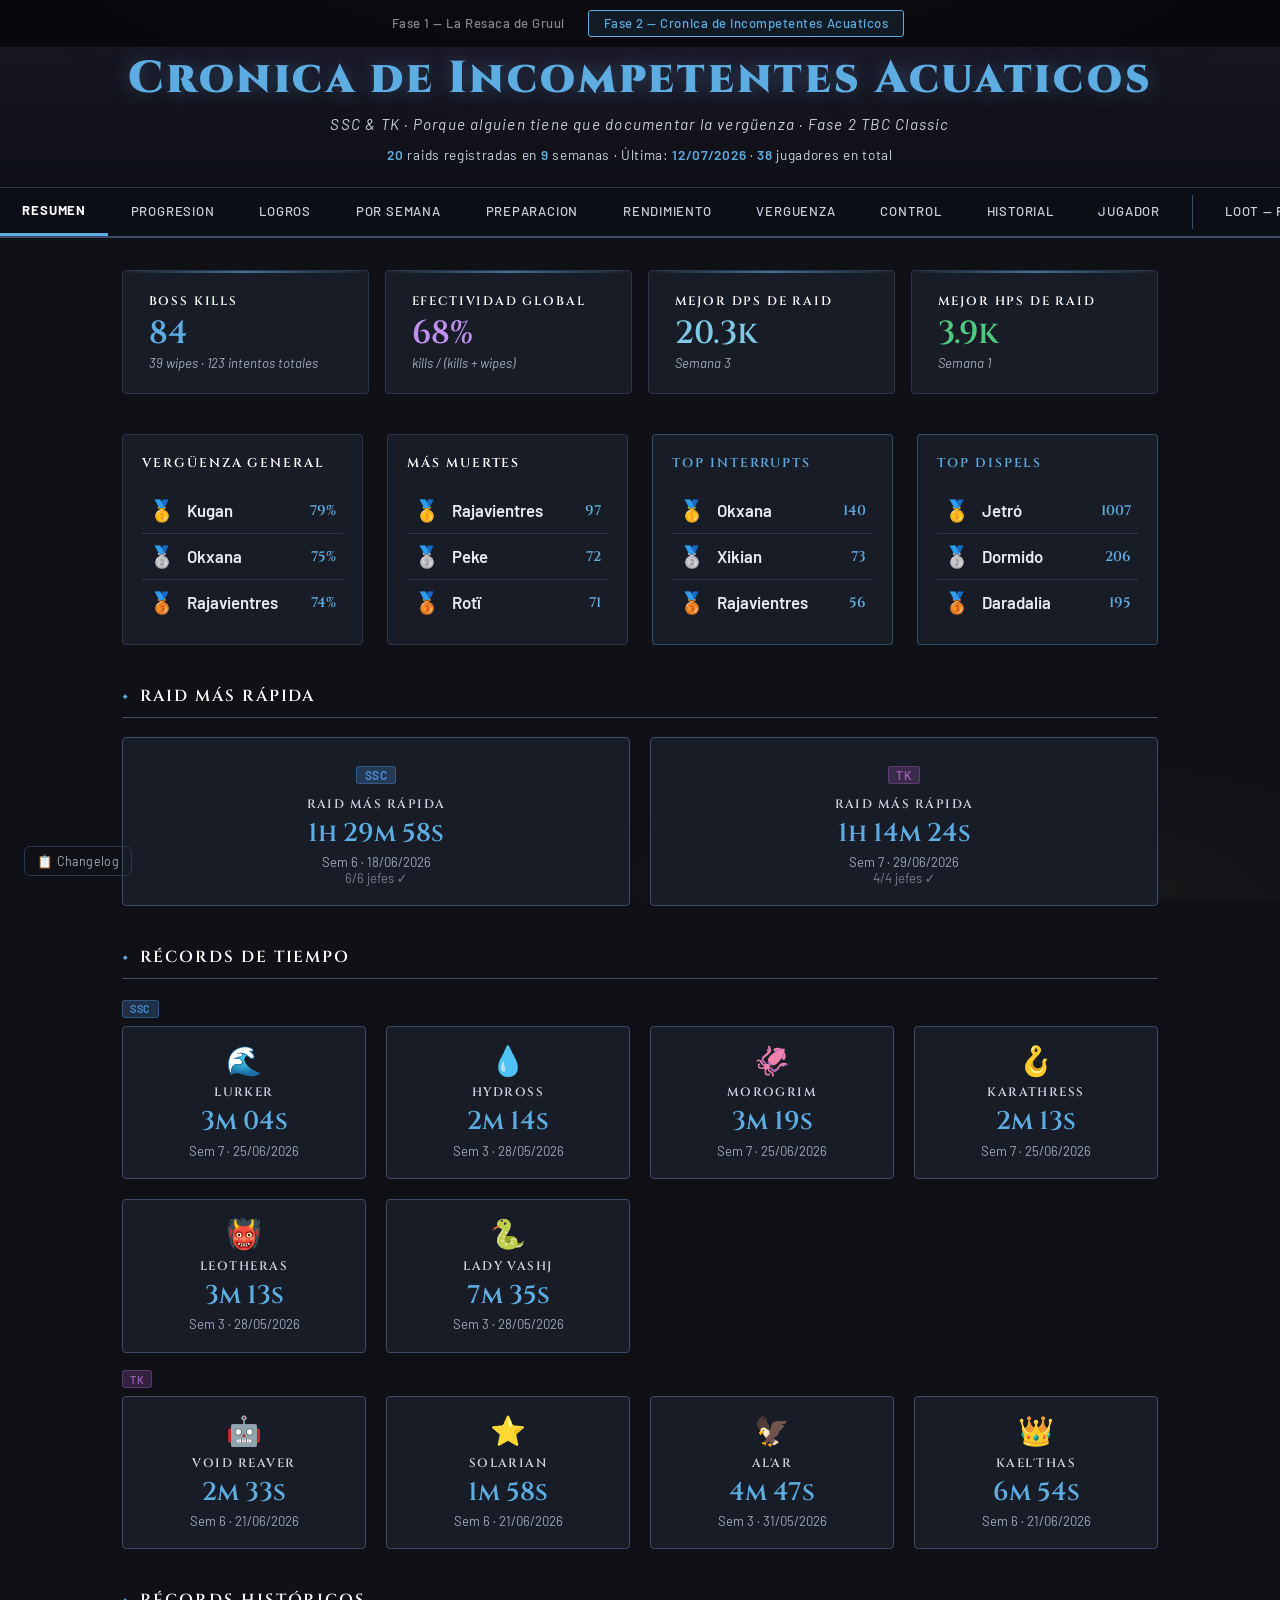
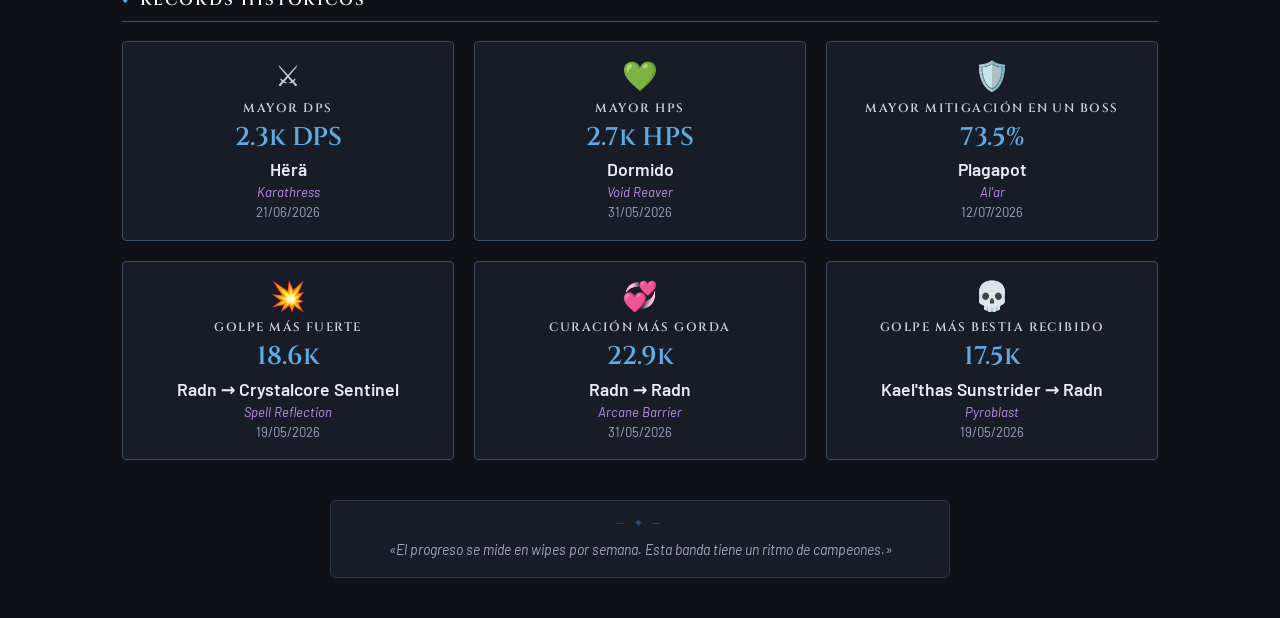
<file: index.html>
<!DOCTYPE html>
<html lang="es">
<head>
<meta charset="UTF-8">
<meta name="viewport" content="width=device-width, initial-scale=1.0">
<link rel="icon" type="image/x-icon" href="favicon.ico">
<title>Cronica de Incompetentes Acuaticos — Dashboard F2</title>
<script src="historial_f2.js" onerror="void 0"></script>
<script src="performance_f2.js" onerror="void 0"></script>
<script src="f1_achievements.js" onerror="void 0"></script>
<link href="https://fonts.googleapis.com/css2?family=Cinzel:wght@400;600;900&family=Barlow:ital,wght@0,400;0,500;0,600;1,400&display=swap" rel="stylesheet">
<link rel="stylesheet" href="dashboard.css">
<style>
/* ── F2 overrides y estilos nuevos ────────────────────────────────────────── */
:root {
  --f2-ssc:    #4a90d9;
  --f2-tk:     #9b59b6;
  --f2-accent: #5dade2;
  --f2-water:  rgba(74,144,217,0.15);
  --f2-arcane: rgba(155,89,182,0.15);

  /* Reemplaza el dorado de F1 por el azul acento de F2 */
  --gold:      #5dade2;
  --gold2:     #7ec8f0;
  --gold-dim:  rgba(74,144,217,0.45);
  --glow-gold: 0 0 20px rgba(93,173,226,0.35);
}

/* Phase nav (div, not nav, para no heredar el sticky de nav {}) */
.phase-nav {
  display: flex;
  justify-content: center;
  gap: 0.5rem;
  padding: 0.6rem 1rem;
  background: rgba(0,0,0,0.5);
  border-bottom: 1px solid rgba(255,255,255,0.08);
  font-family: 'Barlow', system-ui, sans-serif;
  font-size: 0.82rem;
  font-weight: 500;
  letter-spacing: 0.04em;
  -webkit-font-smoothing: antialiased;
  position: static;
  z-index: auto;
}

/* Tab panels */
.tab-panel { display: none; padding: 2rem; max-width: 1100px; margin: 0 auto; }
.tab-panel.active { display: block; }

/* ── Search / Jugador ── */
.search-wrap { position: relative; margin-bottom: 1.5rem; }
.search-input { width: 100%; background: var(--bg2); border: 1px solid var(--border); border-radius: 4px; padding: 0.8rem 1rem; color: var(--text-bright); font-family: 'Barlow', system-ui, sans-serif; font-size: 1.1rem; outline: none; transition: border-color 0.2s, box-shadow 0.2s; }
.search-input:focus { border-color: var(--gold-dim); box-shadow: var(--glow-gold); }
.search-input::placeholder { color: var(--text-dim); font-style: italic; }
.player-suggestions { position: absolute; top: 100%; left: 0; right: 0; background: var(--bg3); border: 1px solid var(--border); border-top: none; border-radius: 0 0 4px 4px; z-index: 20; max-height: 240px; overflow-y: auto; display: none; }
.player-suggestions.visible { display: block; }
.suggestion-item { padding: 0.6rem 1rem; cursor: pointer; font-size: 0.95rem; transition: background 0.1s; }
.suggestion-item:hover { background: rgba(200,168,75,0.08); color: var(--gold2); }
#player-profile { display: none; }
#player-profile.visible { display: block; }
.profile-header { display: flex; align-items: center; gap: 1rem; margin-bottom: 1.25rem; }
.profile-name { font-family: 'Cinzel', serif; font-size: 1.8rem; font-weight: 900; color: var(--gold); text-shadow: var(--glow-gold); margin-bottom: 0.3rem; }
.profile-class { font-size: 0.85rem; color: var(--text-dim); letter-spacing: 0.08em; text-transform: uppercase; margin-top: 0.2rem; }
.profile-loot-btn { margin-left: auto; background: rgba(138,92,184,0.12); border: 1px solid var(--purple); color: var(--purple2); border-radius: 6px; padding: 0.35rem 0.75rem; font-size: 0.8rem; cursor: pointer; white-space: nowrap; transition: background 0.15s, color 0.15s; }
.profile-loot-btn:hover { background: rgba(138,92,184,0.28); color: #e0c0ff; }
.profile-stats { display: grid; grid-template-columns: repeat(auto-fit, minmax(130px, 1fr)); gap: 0.8rem; margin-bottom: 2rem; }
.pstat { background: var(--bg2); border: 1px solid var(--border); border-radius: 4px; padding: 1rem; text-align: center; }
.pstat .plabel { font-family: 'Cinzel', serif; font-size: 0.72rem; font-weight: 600; letter-spacing: 0.15em; text-transform: uppercase; color: var(--text); margin-bottom: 0.4rem; }
.pstat .pval { font-family: 'Cinzel', serif; font-size: 1.4rem; font-weight: 600; color: var(--gold); }
.pstat .pval.purple { color: var(--purple2); }
.pstat .pval.red    { color: var(--red2); }
.td-gold   { color: var(--gold);    font-family: 'Cinzel', serif; font-size: 0.82rem; }
.td-purple { color: var(--purple2); font-family: 'Cinzel', serif; font-size: 0.82rem; }
.td-red    { color: var(--red2);    font-family: 'Cinzel', serif; font-size: 0.82rem; }
.td-dim    { color: var(--text-dim); font-size: 0.82rem; }

/* ── Ranked list / Loot ── */
.ranked-list { width: 100%; border-collapse: collapse; }
.ranked-list th { font-family: 'Cinzel', serif; font-size: 0.75rem; font-weight: 600; letter-spacing: 0.15em; text-transform: uppercase; color: var(--text-bright); text-align: left; padding: 0.6rem 1rem; border-bottom: 2px solid var(--border2); background: var(--bg3); }
.ranked-list tbody tr:nth-child(odd) td { background: rgba(255,255,255,0.015); }
.ranked-list td { padding: 0.65rem 1rem; border-bottom: 1px solid var(--border); font-size: 0.97rem; vertical-align: middle; }
.ranked-list tr:hover td { background: rgba(226,188,92,0.06) !important; }
.ranked-list tr:hover .player-link { color: var(--gold2); }
.player-link { color: var(--name); cursor: pointer; transition: color 0.15s; font-weight: 600; font-size: 1rem; letter-spacing: 0.01em; }
.val-cell { font-family: 'Cinzel', serif; font-size: 0.9rem; color: var(--gold); text-align: right; white-space: nowrap; font-weight: 600; }
.val-cell.purple { color: var(--purple2); }
.bar-cell { width: 32%; }
.bar-wrap  { height: 7px; background: var(--bg3); border-radius: 3px; overflow: hidden; }
.bar-fill  { height: 100%; border-radius: 3px; background: linear-gradient(90deg, var(--gold-dim), var(--gold)); transition: width 0.6s ease; }
.loot-select { appearance: none; -webkit-appearance: none; background: var(--bg2) url("data:image/svg+xml,%3Csvg xmlns='http://www.w3.org/2000/svg' width='10' height='6'%3E%3Cpath d='M0 0l5 6 5-6z' fill='%23888'/%3E%3C/svg%3E") no-repeat right 0.75rem center; border: 1px solid var(--border); border-radius: 4px; padding: 0.7rem 2rem 0.7rem 1rem; color: var(--text-bright); font-family: 'Barlow', system-ui, sans-serif; font-size: 1rem; outline: none; cursor: pointer; width: 100%; max-width: 320px; margin-bottom: 1.5rem; transition: border-color 0.2s; }
.loot-select:focus { border-color: var(--gold-dim); }
.loot-chips { display: flex; flex-wrap: wrap; gap: 0.6rem; margin-bottom: 1.5rem; }
.loot-chip { background: var(--bg2); border: 1px solid var(--border); border-radius: 4px; padding: 0.6rem 1.1rem; display: flex; flex-direction: column; align-items: center; gap: 0.2rem; min-width: 80px; }
.loot-chip .chip-val { font-family: 'Cinzel', serif; font-size: 1.4rem; font-weight: 600; color: var(--gold); line-height: 1; }
.loot-chip .chip-val.purple { color: var(--purple2); }
.loot-chip .chip-val.blue   { color: #87ceeb; }
.loot-chip .chip-val.dim    { color: var(--text-dim); }
.loot-chip .chip-label { font-size: 0.72rem; letter-spacing: 0.1em; text-transform: uppercase; color: var(--text-dim); white-space: nowrap; }
.loot-stat-cards { display: flex; flex-wrap: wrap; gap: 0.5rem; margin-bottom: 1.8rem; }
.loot-stat-card  { background: var(--bg2); border: 1px solid var(--border); border-radius: 4px; padding: 1rem 1.6rem; text-align: center; min-width: 110px; }
.lsc-val   { font-family: 'Cinzel', serif; font-size: 2rem; font-weight: 600; color: var(--gold); line-height: 1; }
.lsc-label { font-size: 0.72rem; letter-spacing: 0.08em; text-transform: uppercase; color: var(--text-dim); margin-top: 0.3rem; }
.response-badge { display: inline-block; font-family: 'Cinzel', serif; font-size: 0.68rem; letter-spacing: 0.08em; padding: 0.15rem 0.5rem; border-radius: 2px; text-transform: uppercase; white-space: nowrap; }
.response-badge.bis     { background: rgba(240,200,74,0.12);  border: 1px solid #7a6028; color: #f0c84a; }
.response-badge.upgrade { background: rgba(138,92,184,0.15);  border: 1px solid var(--purple);   color: var(--purple2); }
.response-badge.offspec { background: rgba(70,130,200,0.15);  border: 1px solid #3a6a9a;         color: #87ceeb; }
.response-badge.other   { background: rgba(255,255,255,0.04); border: 1px solid var(--border);   color: var(--text-dim); }
.item-icon  { width: 18px; height: 18px; border: 1px solid rgba(255,255,255,0.12); border-radius: 2px; vertical-align: middle; margin-right: 0.35rem; flex-shrink: 0; }
.item-link  { color: var(--text-bright); text-decoration: none; transition: color 0.15s; vertical-align: middle; }
.item-link:hover { color: var(--gold2); }
.loot-loading { text-align: center; color: var(--text-dim); font-style: italic; padding: 3rem; }
.loot-check   { color: var(--gold); font-size: 0.75rem; }
.sub-nav { display: flex; border-bottom: 1px solid var(--border); margin-bottom: 1.5rem; gap: 0; }
.sub-tab-btn { padding: 0.45rem 1.1rem; background: none; border: none; border-bottom: 2px solid transparent; margin-bottom: -1px; color: var(--text-dim); cursor: pointer; font-family: 'Barlow', sans-serif; font-size: 0.88rem; font-weight: 500; letter-spacing: 0.03em; transition: color 0.15s, border-color 0.15s; }
.sub-tab-btn:hover  { color: var(--text-bright); }
.sub-tab-btn.active { color: var(--text-bright); font-weight: 700; border-bottom-color: var(--gold); }
.sub-tab-content        { display: none; }
.sub-tab-content.active { display: block; }
.phase-link {
  padding: 0.3rem 0.9rem;
  border-radius: 3px;
  color: #888;
  text-decoration: none;
  border: 1px solid transparent;
  transition: all 0.2s;
}
.phase-link:hover { color: #ccc; border-color: #444; }
.phase-link.active {
  color: var(--f2-accent);
  border-color: var(--f2-accent);
  background: rgba(93,173,226,0.1);
}

/* Podium honor override: usa azul F2 en lugar de verde F1 */
.podium-card--honor { border-color: rgba(93,173,226,0.35) !important; }
.podium-card--honor .podium-title { color: var(--f2-accent) !important; }

/* Header F2 */
.header-sub-raids { color: var(--f2-accent); font-size: 0.8rem; margin-top: 0.2rem; opacity: 0.8; }

/* Raid badges */
.raid-badge {
  display: inline-block;
  padding: 0.1rem 0.45rem;
  border-radius: 3px;
  font-size: 0.68rem;
  font-weight: 600;
  letter-spacing: 0.05em;
}
.raid-badge.ssc { background: rgba(74,144,217,0.25); color: var(--f2-ssc); border: 1px solid rgba(74,144,217,0.4); }
.raid-badge.tk  { background: rgba(155,89,182,0.25); color: var(--f2-tk);  border: 1px solid rgba(155,89,182,0.4); }

/* Boss progress grid */
.boss-grid {
  display: grid;
  grid-template-columns: repeat(auto-fill, minmax(160px, 1fr));
  gap: 0.75rem;
  margin: 1rem 0;
}
.boss-card {
  background: rgba(255,255,255,0.04);
  border: 1px solid rgba(255,255,255,0.08);
  border-radius: 6px;
  padding: 0.8rem;
  text-align: center;
  transition: border-color 0.2s;
}
.boss-card.killed { border-color: rgba(74,200,90,0.3); background: rgba(74,200,90,0.05); }
.boss-card.wiped  { border-color: rgba(220,80,80,0.2); }
.boss-card.virgin { border-color: rgba(255,255,255,0.05); opacity: 0.5; }
.boss-icon  { font-size: 2rem; line-height: 1; margin-bottom: 0.4rem; }
.boss-name  { font-family: 'Cinzel', serif; font-size: 0.8rem; color: #ccc; }
.boss-stats { font-size: 0.7rem; color: #888; margin-top: 0.3rem; }
.boss-kills { color: #7dce82; font-weight: 600; }
.boss-wipes { color: #e07070; }
.boss-first { font-size: 0.65rem; color: #aaa; margin-top: 0.2rem; }

/* Semana table */
.semanas-table { width: 100%; border-collapse: collapse; font-size: 0.82rem; }
.semanas-table th { text-align: left; padding: 0.5rem 0.75rem; color: #888; font-weight: 500; border-bottom: 1px solid rgba(255,255,255,0.08); font-size: 0.75rem; }
.semanas-table td { padding: 0.5rem 0.75rem; border-bottom: 1px solid rgba(255,255,255,0.05); vertical-align: middle; }
.semanas-table tr:hover td { background: rgba(255,255,255,0.03); }
.boss-kills-row { display: flex; flex-wrap: wrap; gap: 0.3rem; }
.boss-pill {
  display: inline-flex;
  align-items: center;
  gap: 0.25rem;
  padding: 0.1rem 0.4rem;
  border-radius: 3px;
  font-size: 0.68rem;
}
.boss-pill.killed { background: rgba(74,200,90,0.15); color: #7dce82; }
.boss-pill.wiped  { background: rgba(220,80,80,0.12); color: #e07070; }

/* Historial table — estilos iguales que F1 */
.historial-table th { font-family: 'Cinzel', serif; font-size: 0.75rem; font-weight: 600; letter-spacing: 0.15em; text-transform: uppercase; color: var(--text-bright); text-align: left; padding: 0.6rem 1rem; border-bottom: 2px solid var(--border2); background: var(--bg3); }
.historial-table td { padding: 0.75rem 1rem; border-bottom: 1px solid var(--border); font-size: 0.92rem; vertical-align: middle; }

/* Por semana */
.semana-accordion { margin-bottom: 0.75rem; border: 1px solid rgba(255,255,255,0.08); border-radius: 6px; overflow: hidden; }
.semana-header {
  display: flex;
  align-items: center;
  justify-content: space-between;
  padding: 0.75rem 1rem;
  cursor: pointer;
  background: rgba(255,255,255,0.03);
  transition: background 0.2s;
}
.semana-header:hover { background: rgba(255,255,255,0.06); }
.semana-header-left  { display: flex; align-items: center; gap: 0.75rem; }
.semana-num  { font-family: 'Cinzel', serif; font-size: 0.9rem; color: var(--f2-accent); min-width: 4rem; }
.semana-date { font-size: 0.8rem; color: #888; }
.semana-bosses-compact { display: flex; gap: 0.3rem; flex-wrap: wrap; }
.semana-chevron { color: #666; font-size: 0.8rem; transition: transform 0.2s; }
.semana-chevron.open { transform: rotate(90deg); }
.semana-body { padding: 1rem; border-top: 1px solid rgba(255,255,255,0.06); display: none; }
.semana-body.open { display: block; }
.notas-semana { font-style: italic; color: #bbb; margin-bottom: 1rem; padding: 0.75rem 1rem; background: rgba(93,173,226,0.06); border-left: 3px solid var(--f2-accent); border-radius: 0 4px 4px 0; line-height: 1.6; }
.semana-stats-grid { display: grid; grid-template-columns: repeat(auto-fill, minmax(130px, 1fr)); gap: 0.5rem; margin-bottom: 0.75rem; }
.semana-stat { background: rgba(255,255,255,0.04); border-radius: 4px; padding: 0.5rem 0.75rem; }
.semana-stat-label { font-size: 0.68rem; color: #777; margin-bottom: 0.2rem; }
.semana-stat-value { font-size: 0.9rem; font-weight: 600; color: #ddd; }

/* Mecanicas */
.mecanica-section { margin-bottom: 2rem; }
.mecanica-section h3 { font-family: 'Cinzel', serif; font-size: 0.9rem; color: var(--f2-accent); margin-bottom: 0.75rem; border-bottom: 1px solid rgba(93,173,226,0.2); padding-bottom: 0.4rem; }
.mecanica-section.tk h3 { color: var(--f2-tk); border-bottom-color: rgba(155,89,182,0.2); }

/* Player modal */
#player-modal {
  display: none;
  position: fixed;
  inset: 0;
  background: rgba(0,0,0,0.7);
  z-index: 1000;
  align-items: center;
  justify-content: center;
}
#player-modal.open { display: flex; }
.modal-inner {
  background: #1a1a1f;
  border: 1px solid rgba(255,255,255,0.12);
  border-radius: 8px;
  padding: 1.5rem;
  max-width: 520px;
  width: 90%;
  max-height: 80vh;
  overflow-y: auto;
  position: relative;
}
.modal-close { position: absolute; top: 0.75rem; right: 0.75rem; cursor: pointer; color: #666; font-size: 1.2rem; background: none; border: none; }
.modal-close:hover { color: #ccc; }
.modal-title { font-family: 'Cinzel', serif; font-size: 1.1rem; color: #ddd; margin-bottom: 0.5rem; }
.modal-tags { display: flex; flex-wrap: wrap; gap: 0.3rem; margin-bottom: 1rem; }
.modal-tag { padding: 0.15rem 0.5rem; border-radius: 3px; font-size: 0.72rem; background: rgba(255,255,255,0.08); color: #bbb; }
.modal-tag.shame { background: rgba(220,80,80,0.15); color: #e07070; }
.modal-tag.honor { background: rgba(74,200,90,0.12); color: #7dce82; }
.modal-tag.f1 { background: rgba(200,160,50,0.12); color: #c8a032; }
.modal-stats { display: grid; grid-template-columns: 1fr 1fr; gap: 0.5rem; }
.modal-stat { background: rgba(255,255,255,0.04); border-radius: 4px; padding: 0.5rem 0.75rem; }
.modal-stat-label { font-size: 0.68rem; color: #777; }
.modal-stat-value { font-size: 1rem; font-weight: 600; color: #ddd; }

/* Stat cards */
.stats-grid { display: grid; grid-template-columns: repeat(auto-fill, minmax(150px,1fr)); gap: 0.75rem; margin-bottom: 1.5rem; }
.stat-card { background: rgba(255,255,255,0.04); border: 1px solid rgba(255,255,255,0.08); border-radius: 6px; padding: 1rem; }
.stat-label { font-size: 0.72rem; color: #888; text-transform: uppercase; letter-spacing: 0.04em; margin-bottom: 0.3rem; }
.stat-value { font-size: 1.5rem; font-weight: 700; color: #ddd; }
.stat-sub { font-size: 0.72rem; color: #888; margin-top: 0.25rem; }

/* Podio vergüenza */
.podio { display: flex; flex-direction: column; gap: 0.5rem; margin-bottom: 1.5rem; }
.podio-entry { display: grid; grid-template-columns: 2rem 1fr auto; align-items: center; gap: 0.5rem; padding: 0.6rem 0.75rem; background: rgba(255,255,255,0.04); border-radius: 4px; }
.podio-pos { color: #888; font-size: 0.9rem; }
.podio-name { font-weight: 600; color: #ddd; }
.podio-score { font-weight: 700; color: var(--f2-accent); }
.podio-detail { grid-column: 2 / -1; font-size: 0.72rem; color: #888; }

/* Rankings */
.ranking-list { display: flex; flex-direction: column; gap: 0.35rem; margin-bottom: 1.5rem; }
.ranking-row { display: grid; grid-template-columns: 2rem 1fr auto; align-items: center; gap: 0.5rem; padding: 0.45rem 0.75rem; background: rgba(255,255,255,0.03); border-radius: 4px; }
.ranking-row.top-3 { background: rgba(255,255,255,0.06); }
.rank-pos { color: #888; font-size: 0.85rem; }
.rank-name { color: #ddd; }
.rank-value { color: #bbb; font-size: 0.85rem; text-align: right; }
.rank-detail { display: flex; align-items: center; gap: 0.5rem; grid-column: 2 / -1; }
.rank-sub { grid-column: 1 / -1; font-size: 0.72rem; color: #777; padding-left: 2.5rem; }
.shame-bar { flex: 1; height: 6px; background: rgba(255,255,255,0.1); border-radius: 3px; overflow: hidden; min-width: 60px; }
.shame-fill { height: 100%; background: linear-gradient(to right, #e07070, #c03838); border-radius: 3px; }
.shame-ranking .ranking-row { grid-template-columns: 2.5rem 1fr 5rem; grid-template-rows: auto auto; }

/* Récords */
.records-grid { display: grid; grid-template-columns: repeat(auto-fill, minmax(200px,1fr)); gap: 0.75rem; margin-bottom: 1.5rem; }
.record-card { background: rgba(255,255,255,0.04); border: 1px solid rgba(255,255,255,0.08); border-radius: 6px; padding: 0.85rem 1rem; }
.record-label { font-size: 0.72rem; color: #888; margin-bottom: 0.3rem; }
.record-value { font-size: 1.2rem; font-weight: 700; color: #ddd; }
.record-sub { font-size: 0.75rem; color: #aaa; margin-top: 0.2rem; }
.record-ability { font-size: 0.7rem; color: #888; font-style: italic; margin-top: 0.1rem; }

/* Logros */
.logros-grid { display: grid; grid-template-columns: repeat(auto-fill, minmax(280px,1fr)); gap: 0.75rem; margin-bottom: 1.5rem; }
.logro-card { display: flex; gap: 0.75rem; padding: 0.85rem; border-radius: 6px; border: 1px solid rgba(255,255,255,0.08); background: rgba(255,255,255,0.04); }
.logro-card.shame { border-color: rgba(220,80,80,0.25); background: rgba(220,80,80,0.06); }
.logro-card.honor { border-color: rgba(74,200,90,0.2); background: rgba(74,200,90,0.04); }
.logro-icon { font-size: 1.6rem; line-height: 1; flex-shrink: 0; }
.logro-titulo { font-family: 'Cinzel', serif; font-size: 0.85rem; color: #ddd; margin-bottom: 0.2rem; }
.logro-holder { font-weight: 600; color: #bbb; font-size: 0.85rem; }
.logro-valor { font-size: 0.78rem; color: #888; margin-top: 0.1rem; }
.logro-desc { font-size: 0.7rem; color: #666; margin-top: 0.2rem; font-style: italic; }

/* Subsection labels */
.subsection-label { margin: 0.5rem 0 0.4rem; }

/* F1 logros accordion */
.f1-accordion { border: 1px solid rgba(200,160,50,0.2); border-radius: 6px; overflow: hidden; margin-top: 1.5rem; }
.f1-accordion-header { padding: 0.7rem 1rem; cursor: pointer; background: rgba(200,160,50,0.06); display: flex; justify-content: space-between; font-family: 'Cinzel', serif; font-size: 0.85rem; color: #c8a032; }
.f1-accordion-body { display: none; padding: 1rem; }
.f1-accordion-body.open { display: block; }

/* ── Resumen tab: restaurar look F1 ──────────────────────────────────────── */
/* stat-cards: selector más específico que el override .stat-card de F2 */
.stat-cards .stat-card {
  background: var(--bg2);
  border: 1px solid var(--border);
  border-radius: 4px;
  padding: 1.4rem 1.6rem;
  position: relative;
  overflow: hidden;
  transition: border-color 0.2s;
}
.stat-cards .stat-card::before {
  content: '';
  position: absolute;
  top: 0; left: 0; right: 0;
  height: 2px;
  background: linear-gradient(90deg, transparent, var(--gold), transparent);
  opacity: 0.6;
}
.stat-cards .stat-card:hover { border-color: var(--gold-dim); }
.stat-cards .stat-card .label {
  font-family: 'Cinzel', serif;
  font-size: 0.76rem;
  font-weight: 600;
  letter-spacing: 0.15em;
  text-transform: uppercase;
  color: var(--text-bright);
  margin-bottom: 0.5rem;
}
.stat-cards .stat-card .value {
  font-family: 'Cinzel', serif;
  font-size: 2rem;
  font-weight: 600;
  color: var(--gold);
  line-height: 1;
}
.stat-cards .stat-card .sub { font-size: 0.82rem; color: var(--text-dim); margin-top: 0.3rem; font-style: italic; }

/* record-card / record-label: scoped al resumen para no romper otras tabs */
#tab-resumen .record-card {
  background: var(--bg2);
  border: 1px solid var(--border2);
  border-radius: 4px;
  padding: 1.2rem;
  text-align: center;
}
#tab-resumen .record-card.night-card { border-color: var(--border2); }
#tab-resumen .record-label {
  font-family: 'Cinzel', serif;
  font-size: 0.76rem;
  font-weight: 600;
  letter-spacing: 0.12em;
  text-transform: uppercase;
  color: var(--text);
  margin-bottom: 0.5rem;
}
#tab-resumen .record-icon { font-size: 1.8rem; margin-bottom: 0.6rem; line-height: 1; }
#tab-resumen .record-icon .raid-badge { font-size: 0.75rem; vertical-align: middle; }
#tab-resumen .record-amount { font-family: 'Cinzel', serif; font-size: 1.6rem; font-weight: 600; color: var(--gold); line-height: 1; margin-bottom: 0.5rem; }
#tab-resumen .record-date { font-size: 0.82rem; color: var(--text-muted); }
#tab-resumen .record-who { font-size: 0.9rem; color: var(--name); margin-bottom: 0.25rem; }
#tab-resumen .record-ability { font-size: 0.82rem; color: var(--purple2); font-style: italic; margin-bottom: 0.25rem; }
#tab-resumen .night-card .record-who { font-size: 1.1rem; font-weight: 600; }
#tab-resumen .records-grid { display: grid; grid-template-columns: repeat(auto-fit, minmax(240px, 1fr)); gap: 1.25rem; margin-bottom: 2.5rem; }
#tab-resumen .podiums-grid { margin-bottom: 2.5rem; }
#tab-resumen .podium-val { font-family: 'Cinzel', serif; font-size: 0.88rem; color: var(--gold); font-weight: 600; }

/* record-card en jugador: mismo estilo que F1 */
#tab-jugador .record-card {
  background: var(--bg2);
  border: 1px solid var(--border2);
  border-radius: 4px;
  padding: 1.2rem;
  text-align: center;
}
#tab-jugador .record-label {
  font-family: 'Cinzel', serif;
  font-size: 0.76rem;
  font-weight: 600;
  letter-spacing: 0.12em;
  text-transform: uppercase;
  color: var(--text);
  margin-bottom: 0.5rem;
}
#tab-jugador .record-icon { font-size: 1.8rem; margin-bottom: 0.4rem; }
#tab-jugador .record-amount { font-family: 'Cinzel', serif; font-size: 1.6rem; font-weight: 600; color: var(--gold); line-height: 1; margin-bottom: 0.5rem; }
#tab-jugador .record-who { font-size: 0.9rem; color: var(--name); margin-bottom: 0.25rem; }
#tab-jugador .record-ability { font-size: 0.82rem; color: var(--purple2); font-style: italic; margin-bottom: 0.25rem; }
#tab-jugador .record-date { font-size: 0.82rem; color: var(--text-muted); }
#tab-jugador .records-grid { display: grid; grid-template-columns: repeat(auto-fit, minmax(240px, 1fr)); gap: 1.25rem; margin-bottom: 2.5rem; }
#perf-tip-box { position:fixed;z-index:9999;pointer-events:none;display:none;background:#1a1a2e;border:1px solid rgba(255,255,255,.18);border-radius:6px;padding:.45rem .7rem;font-size:.8rem;line-height:1.6;box-shadow:0 4px 16px rgba(0,0,0,.65);min-width:150px; }
#perf-tip-box .tip-row { display:flex;justify-content:space-between;gap:1.2rem; }
#perf-tip-box .tip-name { color:#d4b896;white-space:nowrap; }
#perf-tip-box .tip-count { color:#aaa; }
</style>
<script>const whTooltips = {colorLinks: true, iconizeLinks: true, renameLinks: false};</script>
<script src="https://wow.zamimg.com/widgets/power.js"></script>
<script data-goatcounter="https://erondar.goatcounter.com/count" async src="https://gc.zgo.at/count.js"></script>
</head>
<body>

<!-- LOADER -->
<div id="loader">
  <div class="ornament">— ✦ —</div>
  <div class="loader-title">Cronica de Incompetentes Acuaticos</div>
  <div class="loader-subtitle">Cargando archivo de vergüenzas acuáticas...</div>
  <div id="cita-del-dia-loader"></div>
</div>

<!-- APP -->
<div id="app" style="display:none">

  <!-- Nav de fases (div, no nav, para no heredar los estilos de nav{} del CSS) -->
  <div class="phase-nav">
    <a href="fase1/index.html" class="phase-link">Fase 1 — La Resaca de Gruul</a>
    <span class="phase-link active">Fase 2 — Cronica de Incompetentes Acuaticos</span>
  </div>

  <!-- Header -->
  <header>
    <div class="header-title">Cronica de Incompetentes Acuaticos</div>
    <div class="header-sub">SSC &amp; TK · Porque alguien tiene que documentar la vergüenza · Fase 2 TBC Classic</div>
    <div id="header-meta" class="header-meta"></div>
  </header>

  <!-- Tabs -->
  <nav class="tabs" id="tabs">
    <button class="tab-btn active" data-tab="resumen">Resumen</button>
    <button class="tab-btn" data-tab="progresion">Progresion</button>
    <button class="tab-btn" data-tab="logros">Logros</button>
    <button class="tab-btn" data-tab="por-semana">Por Semana</button>
    <button class="tab-btn" data-tab="cla">Preparacion</button>
    <button class="tab-btn" data-tab="performance">Rendimiento</button>
    <button class="tab-btn" data-tab="verguenza">Verguenza</button>
    <button class="tab-btn" data-tab="mecanicas">Control</button>
    <button class="tab-btn" data-tab="historial">Historial</button>
    <button class="tab-btn" data-tab="jugador">Jugador</button>
    <div class="nav-separator"></div>
    <button class="tab-btn" data-tab="loot-resumen">Loot — Resumen</button>
    <button class="tab-btn" data-tab="loot-registro">Loot — Registro</button>
    <button class="tab-btn" data-tab="bis">BiS</button>
  </nav>

  <!-- Tab panels -->
  <main>
    <section id="tab-resumen"    class="tab-panel active"></section>
    <section id="tab-progresion" class="tab-panel"></section>
    <section id="tab-mecanicas"  class="tab-panel"></section>
    <section id="tab-verguenza"  class="tab-panel"></section>
    <section id="tab-logros"     class="tab-panel"></section>
    <section id="tab-por-semana" class="tab-panel"></section>
    <section id="tab-historial"     class="tab-panel"></section>

    <section id="tab-jugador" class="tab-panel">
      <div class="search-wrap">
        <input type="text" class="search-input" id="player-search" placeholder="Buscar jugador...">
        <div class="player-suggestions" id="player-suggestions"></div>
      </div>
      <div id="player-profile"></div>
      <div id="player-empty" class="empty-msg">Escribe un nombre para ver el perfil del jugador.</div>
    </section>

    <section id="tab-loot-resumen" class="tab-panel">
      <div id="loot-resumen-inner"><div class="loot-loading">Cargando datos de loot...</div></div>
    </section>

    <section id="tab-loot-registro" class="tab-panel">
      <div id="loot-registro-inner"><div class="loot-loading">Cargando datos de loot...</div></div>
    </section>

    <section id="tab-bis" class="tab-panel"></section>

    <section id="tab-cla" class="tab-panel"></section>
    <section id="tab-performance" class="tab-panel"></section>
  </main>

</div>

  <div id="custom-tooltip"></div>

<!-- CHANGELOG MODAL -->
<button id="btn-changelog">📋 Changelog</button>
<div id="changelog-modal" aria-modal="true" role="dialog">
  <div id="changelog-overlay"></div>
  <div id="changelog-panel">
    <div id="changelog-header">
      <span>Changelog</span>
      <button id="changelog-close">✕</button>
    </div>
    <div id="changelog-body">
      <nav id="changelog-timeline"></nav>
      <div id="changelog-entries"></div>
    </div>
  </div>
</div>

<script src="dashboard_f2.js"></script>

</body>
</html>
</file>
<file: dashboard.css>
:root {
    --bg:        #0f1117;
    --bg2:       #181c26;
    --bg3:       #1e2230;
    --bg-row:    #1c2030;
    --border:    #2e3550;
    --border2:   #3d4a6a;
    --gold:      #f0c84a;
    --gold2:     #fad96a;
    --gold-dim:  #7a6028;
    --purple:    #8a5cb8;
    --purple2:   #c090f0;
    --red:       #c03838;
    --red2:      #ff6060;
    --text:      #cdd2e0;
    --text-dim:  #a0aabc;
    --text-muted: #9aa4bc;
    --text-bright: #ffffff;
    --name:      #eaecf5;
    --glow-gold: 0 0 20px rgba(240,200,74,0.35);
    --glow-purple: 0 0 20px rgba(138,92,184,0.4);
  }

  * { box-sizing: border-box; margin: 0; padding: 0; }

  body {
    background: var(--bg);
    color: var(--text);
    font-family: 'Barlow', system-ui, sans-serif;
    font-size: 15px;
    min-height: 100vh;
    overflow-x: hidden;
  }

  /* ── Texture overlay ── */
  body::before {
    content: '';
    position: fixed;
    inset: 0;
    background-image:
      radial-gradient(ellipse 80% 40% at 50% -10%, rgba(123,79,160,0.12) 0%, transparent 70%),
      radial-gradient(ellipse 60% 30% at 80% 100%, rgba(200,168,75,0.06) 0%, transparent 60%);
    pointer-events: none;
    z-index: 0;
  }

  /* ── LOADER ── */
  #loader {
    position: fixed;
    inset: 0;
    background: var(--bg);
    z-index: 100;
    display: flex;
    flex-direction: column;
    align-items: center;
    justify-content: center;
    gap: 2rem;
    transition: opacity 0.5s, visibility 0.5s;
  }
  #loader.hidden { opacity: 0; visibility: hidden; }

  .loader-title {
    font-family: 'Cinzel', serif;
    font-size: clamp(1.8rem, 5vw, 3.2rem);
    font-weight: 900;
    color: var(--gold);
    text-shadow: var(--glow-gold);
    letter-spacing: 0.05em;
    text-align: center;
  }
  .loader-subtitle {
    font-family: 'Barlow', system-ui, sans-serif;
    font-style: italic;
    color: var(--text-dim);
    font-size: 1.1rem;
    letter-spacing: 0.1em;
    text-align: center;
  }

  .ornament { color: var(--gold-dim); font-size: 1.2rem; letter-spacing: 0.5em; }

  /* ── MAIN APP ── */
  #app { position: relative; z-index: 1; display: none; }
  #app.visible { display: block; }

  /* ── HEADER ── */
  header {
    padding: 0 2rem 1.5rem;
    text-align: center;
    border-bottom: 1px solid var(--border);
    background: linear-gradient(180deg, rgba(123,79,160,0.08) 0%, transparent 100%);
  }
  .header-title {
    font-family: 'Cinzel', serif;
    font-size: clamp(1.6rem, 4vw, 2.8rem);
    font-weight: 900;
    color: var(--gold);
    text-shadow: var(--glow-gold);
    letter-spacing: 0.06em;
  }
  .header-sub {
    font-style: italic;
    color: var(--text);
    margin-top: 0.4rem;
    font-size: 0.95rem;
    letter-spacing: 0.08em;
  }
  .header-meta {
    margin-top: 0.8rem;
    font-size: 0.85rem;
    color: var(--text);
    letter-spacing: 0.05em;
  }
  .header-meta span { color: var(--gold); font-weight: 600; }

  /* ── NAV TABS ── */
  nav {
    position: sticky;
    top: 0;
    z-index: 50;
    background: rgba(13,15,22,0.97);
    backdrop-filter: blur(10px);
    border-bottom: 2px solid var(--border2);
    display: flex;
    overflow-x: auto;
    scrollbar-width: none;
  }
  nav::-webkit-scrollbar { display: none; }

  .tab-btn {
    flex-shrink: 0;
    padding: 0.9rem 1.4rem;
    background: none;
    border: none;
    border-bottom: 2px solid transparent;
    color: var(--text);
    font-family: 'Barlow', system-ui, sans-serif;
    font-size: 0.82rem;
    font-weight: 500;
    letter-spacing: 0.06em;
    text-transform: uppercase;
    cursor: pointer;
    transition: color 0.2s, border-color 0.2s;
    white-space: nowrap;
    -webkit-font-smoothing: antialiased;
  }
  .tab-btn:hover { color: var(--text-bright); }
  .tab-btn.active { color: var(--text-bright); font-family: 'Barlow', system-ui, sans-serif; font-weight: 700; border-bottom-color: var(--gold); border-bottom-width: 3px; }

  .sub-nav { display: flex; gap: .25rem; margin-bottom: 1.5rem; border-bottom: 1px solid var(--border); padding-bottom: 0; }
  .sub-tab-btn { padding: .45rem 1.1rem; background: none; border: none; border-bottom: 2px solid transparent; margin-bottom: -1px; color: var(--text-dim); cursor: pointer; font-family: 'Barlow', sans-serif; font-size: .88rem; font-weight: 500; letter-spacing: .03em; transition: color .15s, border-color .15s; }
  .sub-tab-btn:hover { color: var(--text-bright); }
  .sub-tab-btn.active { color: var(--text-bright); font-weight: 700; border-bottom-color: var(--gold); }
  .cla-sub-pill { display:flex; flex-direction:column; align-items:center; gap:.2rem; padding:.65rem 1.8rem; background:none; border:none; border-bottom:3px solid transparent; margin-bottom:-1px; color:var(--text-dim); cursor:pointer; font-family:'Barlow',sans-serif; transition:color .15s,border-color .15s,background .15s; }
  .cla-sub-pill:hover { color:var(--text-bright); background:rgba(255,255,255,.04); }
  .cla-sub-pill.active { color:var(--text-bright); border-bottom-color:var(--gold); background:rgba(255,255,255,.04); }
  .cla-sub-pill .cla-sub-icon { font-size:1.3rem; line-height:1; }
  .cla-sub-pill .cla-sub-label { font-size:.75rem; font-weight:700; letter-spacing:.08em; text-transform:uppercase; }
  .cla-goto-card { display:flex; align-items:center; gap:1rem; padding:1rem 1.25rem; background:rgba(255,255,255,.04); border:1px solid rgba(255,255,255,.1); border-radius:8px; cursor:pointer; transition:background .15s,border-color .15s; width:100%; text-align:left; font-family:inherit; }
  .cla-goto-card:hover { background:rgba(255,255,255,.08); border-color:rgba(212,175,55,.4); }
  .cla-goto-card:hover .cla-goto-arrow { color:var(--gold); }
  .sub-tab-content { display: none; }
  .sub-tab-content.active { display: block; }

  .nav-separator {
    width: 1px;
    background: var(--border2);
    margin: 0.45rem 0.6rem;
    flex-shrink: 0;
  }

  /* ── CONTENT ── */
  /* ── CARDS ── */
  .stat-cards {
    display: grid;
    grid-template-columns: repeat(auto-fit, minmax(200px, 1fr));
    gap: 1rem;
    margin-bottom: 2.5rem;
  }
  .stat-card {
    background: var(--bg2);
    border: 1px solid var(--border);
    border-radius: 4px;
    padding: 1.4rem 1.6rem;
    position: relative;
    overflow: hidden;
    transition: border-color 0.2s;
  }
  .stat-card::before {
    content: '';
    position: absolute;
    top: 0; left: 0; right: 0;
    height: 2px;
    background: linear-gradient(90deg, transparent, var(--gold), transparent);
    opacity: 0.6;
  }
  .stat-card:hover { border-color: var(--gold-dim); }
  .stat-card .label {
    font-family: 'Cinzel', serif;
    font-size: 0.76rem;
    font-weight: 600;
    letter-spacing: 0.15em;
    text-transform: uppercase;
    color: var(--text-bright);
    margin-bottom: 0.5rem;
  }
  .stat-card .value {
    font-family: 'Cinzel', serif;
    font-size: 2rem;
    font-weight: 600;
    color: var(--gold);
    line-height: 1;
  }
  .stat-card .value.purple { color: var(--purple2); }
  .stat-card .value.red { color: var(--red2); }
  .stat-card .sub { font-size: 0.82rem; color: var(--text-dim); margin-top: 0.3rem; font-style: italic; }

  /* ── SECTION HEADINGS ── */
  .section-title {
    font-family: 'Cinzel', serif;
    font-size: 1rem;
    font-weight: 600;
    letter-spacing: 0.12em;
    text-transform: uppercase;
    color: var(--text-bright);
    margin-bottom: 1.2rem;
    padding-bottom: 0.6rem;
    border-bottom: 1px solid var(--border2);
    display: flex;
    align-items: center;
    gap: 0.6rem;
  }
  .section-title::before { content: '⬥'; font-size: 0.6rem; color: var(--gold); }
  .section-note { font-size: 0.78rem; color: var(--text-dim); font-style: italic; margin-top: -0.6rem; margin-bottom: 0.8rem; padding-left: 1rem; }

  /* ── PODIUMS ── */
  .podiums-grid {
    display: grid;
    grid-template-columns: repeat(4, 1fr);
    gap: 1.5rem;
    margin-bottom: 2.5rem;
  }
  .podium-card {
    background: var(--bg2);
    border: 1px solid var(--border);
    border-radius: 4px;
    padding: 1.2rem;
  }
  .podium-card--honor { border-color: rgba(80,200,130,.35); }
  .podium-card--honor .podium-title { color: var(--green); }
  .podium-title {
    font-family: 'Cinzel', serif;
    font-size: 0.8rem;
    font-weight: 600;
    letter-spacing: 0.15em;
    text-transform: uppercase;
    color: var(--text-bright);
    margin-bottom: 1rem;
  }
  .podium-entry {
    display: flex;
    align-items: center;
    gap: 0.8rem;
    padding: 0.6rem 0.4rem;
    border-bottom: 1px solid var(--border);
  }
  .podium-entry:last-child { border-bottom: none; }
  .medal { font-size: 1.3rem; width: 1.6rem; text-align: center; flex-shrink: 0; }
  .podium-name { flex: 1; font-weight: 600; color: var(--name); font-size: 1.05rem; }
  .podium-val { font-family: 'Cinzel', serif; font-size: 0.88rem; color: var(--gold); font-weight: 600; }

  /* ── GLOBAL RECORDS ── */
  .records-grid {
    display: grid;
    grid-template-columns: repeat(auto-fit, minmax(240px, 1fr));
    gap: 1.25rem;
    margin-bottom: 2.5rem;
  }
  .record-card {
    background: var(--bg2);
    border: 1px solid var(--border2);
    border-radius: 4px;
    padding: 1.2rem;
    text-align: center;
  }
  .record-icon { font-size: 1.8rem; margin-bottom: 0.4rem; }
  .record-label {
    font-family: 'Cinzel', serif;
    font-size: 0.76rem;
    font-weight: 600;
    letter-spacing: 0.12em;
    text-transform: uppercase;
    color: var(--text);
    margin-bottom: 0.5rem;
  }
  .record-amount { font-family: 'Cinzel', serif; font-size: 1.6rem; font-weight: 600; color: var(--gold); line-height: 1; margin-bottom: 0.5rem; }
  .record-who { font-size: 0.9rem; color: var(--name); margin-bottom: 0.25rem; }
  .night-card .record-who { font-size: 1.1rem; font-weight: 600; }
  .night-card .record-who .player-link { font-size: inherit; }
  .record-ability { font-size: 0.82rem; color: var(--purple2); font-style: italic; margin-bottom: 0.25rem; }
  .record-date { font-size: 0.82rem; color: var(--text-muted); }

  /* ── RANKED LIST ── */
  /* CLA — Resumen desplegable */
  .cla-details { border: 1px solid rgba(255,255,255,0.1); border-radius: 6px; margin-bottom: 0.75rem; overflow: hidden; }
  .cla-details summary { padding: 0.75rem 1rem; cursor: pointer; font-family: 'Cinzel', serif; font-size: 0.92rem; font-weight: 700; letter-spacing: 0.06em; color: var(--gold); background: rgba(255,255,255,0.03); list-style: none; display: flex; justify-content: space-between; align-items: center; user-select: none; -webkit-font-smoothing: antialiased; text-rendering: optimizeLegibility; }
  .cla-details summary::-webkit-details-marker { display: none; }
  .cla-details summary::after { content: '▼'; font-size: 0.65rem; opacity: 0.6; transition: transform 0.2s; }
  .cla-details[open] summary::after { transform: rotate(180deg); }
  .cla-details-body { padding: 1rem 1.2rem; font-size: 0.875rem; line-height: 1.6; color: var(--text-dim); }
  .cla-details-body p { margin: 0 0 0.6rem; }
  .cla-details-body ul { margin: 0.3rem 0 0.6rem 1.2rem; padding: 0; }
  .cla-details-body li { margin-bottom: 0.3rem; }
  .cla-details-body strong { color: var(--text-bright); }
  .cla-details-body code { background: rgba(255,255,255,0.08); padding: 0.1em 0.4em; border-radius: 3px; font-size: 0.82rem; color: #c9d1d9; }
  /* CLA — headers sortables */
  .ranked-list th[data-sort] { cursor: pointer; }
  .ranked-list th[data-sort]:hover { color: var(--gold); }
  .sort-arrow { margin-left: 0.3em; opacity: 0.5; font-size: 0.65rem; }
  .sort-arrow.active { opacity: 1; color: var(--gold); }

  .ranked-list { width: 100%; border-collapse: collapse; }
  .ranked-list th {
    font-family: 'Cinzel', serif;
    font-size: 0.75rem;
    font-weight: 600;
    letter-spacing: 0.15em;
    text-transform: uppercase;
    color: var(--text-bright);
    text-align: left;
    padding: 0.6rem 1rem;
    border-bottom: 2px solid var(--border2);
    background: var(--bg3);
  }
  .ranked-list tbody tr:nth-child(odd)  td { background: rgba(255,255,255,0.015); }
  .ranked-list tbody tr:nth-child(even) td { background: transparent; }
  .ranked-list td {
    padding: 0.65rem 1rem;
    border-bottom: 1px solid var(--border);
    font-size: 0.97rem;
    vertical-align: middle;
  }
  .ranked-list tr:hover td { background: rgba(226,188,92,0.06) !important; }
  .ranked-list tr:hover .player-link { color: var(--gold2); }
  /* Compact matrix for performance uptime tables */
  .perf-matrix { width: auto; }
  .perf-matrix th { padding: 0.1rem 0.15rem; font-size: 0.62rem; white-space: nowrap; letter-spacing: 0; }
  .perf-matrix td { padding: 0.1rem 0.15rem; font-size: 0.75rem; white-space: nowrap; }
  .perf-matrix td a img { margin-right: 0.12rem !important; }
  .rank-num {
    font-family: 'Cinzel', serif;
    color: var(--text);
    font-size: 0.82rem;
    width: 2.2rem;
    text-align: right;
  }
  .rank-num.top1 { color: #ffd700; }
  .rank-num.top2 { color: #c0c0c0; }
  .rank-num.top3 { color: #cd7f32; }

  .player-link {
    color: var(--name);
    cursor: pointer;
    transition: color 0.15s;
    font-weight: 600;
    font-size: 1rem;
    letter-spacing: 0.01em;
  }

  .bar-cell { width: 32%; }
  .bar-wrap { height: 7px; background: var(--bg3); border-radius: 3px; overflow: hidden; }
  .bar-fill {
    height: 100%;
    border-radius: 3px;
    background: linear-gradient(90deg, var(--gold-dim), var(--gold));
    transition: width 0.6s ease;
  }
  .bar-fill.purple { background: linear-gradient(90deg, #3a1a60, var(--purple2)); }
  .bar-fill.red    { background: linear-gradient(90deg, #5a0a0a, var(--red2)); }
  .bar-fill.green  { background: linear-gradient(90deg, #0a3a1a, #4ec97e); }

  .val-cell { font-family: 'Cinzel', serif; font-size: 0.9rem; color: var(--gold); text-align: right; white-space: nowrap; font-weight: 600; }
  .val-cell.purple { color: var(--purple2); }
  .val-cell.red    { color: var(--red2); }
  .val-cell.green  { color: #4ec97e; }
  .ranked-list th.val-cell { text-align: right; }

  /* ── TWO COLUMNS ── */
  .two-col {
    display: grid;
    grid-template-columns: 1fr 1fr;
    gap: 1.5rem;
    margin-bottom: 2rem;
  }
  @media (max-width: 700px) { .two-col { grid-template-columns: 1fr; } }

  .panel {
    background: var(--bg2);
    border: 1px solid var(--border);
    border-radius: 4px;
    padding: 1.2rem;
  }
  .panel-title {
    font-family: 'Cinzel', serif;
    font-size: 0.8rem;
    font-weight: 600;
    letter-spacing: 0.15em;
    text-transform: uppercase;
    color: var(--text);
    margin-bottom: 1rem;
    padding-bottom: 0.6rem;
    border-bottom: 1px solid var(--border);
  }

  /* ── HISTORIAL TABLE ── */
  .historial-table { width: 100%; border-collapse: collapse; }
  .historial-table th {
    font-family: 'Cinzel', serif;
    font-size: 0.75rem;
    font-weight: 600;
    letter-spacing: 0.15em;
    text-transform: uppercase;
    color: var(--text-bright);
    text-align: left;
    padding: 0.6rem 1rem;
    border-bottom: 2px solid var(--border2);
    background: var(--bg3);
  }
  .historial-row { cursor: pointer; }
  .historial-row td {
    padding: 0.75rem 1rem;
    border-bottom: 1px solid var(--border);
    font-size: 0.92rem;
    vertical-align: middle;
    transition: background 0.12s;
  }
  .historial-row:hover td { background: rgba(226,188,92,0.06); }
  .historial-row.open td { background: rgba(226,188,92,0.04); border-bottom-color: transparent; }
  .time-normal { color: var(--text-dim); font-size: 0.9rem; }
  .time-best   { color: var(--text-bright); font-weight: 600; font-size: 0.9rem; }
  .h-nav-btn {
    background: rgba(123,79,160,0.12);
    border: 1px solid var(--border2);
    padding: 0.3rem 0.7rem;
    cursor: pointer;
    border-radius: 4px;
    font-size: 0.8rem;
    font-family: 'Barlow', sans-serif;
    color: var(--purple2);
    line-height: 1;
    transition: color 0.15s, border-color 0.15s, background 0.15s, box-shadow 0.15s;
    white-space: nowrap;
  }
  .h-nav-btn:hover { color: var(--text-bright); border-color: var(--purple2); background: rgba(123,79,160,0.25); box-shadow: var(--glow-purple); }
  .historial-detail { display: none; }
  .historial-detail.open { display: table-row; }
  .historial-detail > td {
    padding: 0.2rem 1rem 1.4rem;
    border-bottom: 2px solid var(--border2);
    background: rgba(240,200,74,0.02);
  }

  .raid-body-grid {
    display: grid;
    grid-template-columns: repeat(auto-fit, minmax(180px, 1fr));
    gap: 1rem;
    margin-top: 1rem;
  }
  .raid-section { font-size: 0.85rem; }
  .raid-section-title {
    font-family: 'Barlow', system-ui, sans-serif;
    font-size: 0.78rem;
    font-weight: 600;
    letter-spacing: 0.08em;
    text-transform: uppercase;
    color: var(--text-bright);
    margin-bottom: 0.5rem;
    padding-bottom: 0.25rem;
    border-bottom: 1px solid var(--border);
  }
  .raid-section li { list-style: none; color: var(--name); padding: 0.15rem 0; }
  .raid-section li span { color: var(--text-bright); font-size: 0.85rem; margin-left: 0.3rem; }
  /* ── PLAYER SEARCH ── */
  .search-wrap {
    position: relative;
    margin-bottom: 1.5rem;
  }
  .search-input {
    width: 100%;
    background: var(--bg2);
    border: 1px solid var(--border);
    border-radius: 4px;
    padding: 0.8rem 1rem;
    color: var(--text-bright);
    font-family: 'Barlow', system-ui, sans-serif;
    font-size: 1.1rem;
    outline: none;
    transition: border-color 0.2s, box-shadow 0.2s;
  }
  .search-input:focus { border-color: var(--gold-dim); box-shadow: var(--glow-gold); }
  .search-input::placeholder { color: var(--text-dim); font-style: italic; }

  .player-suggestions {
    position: absolute;
    top: 100%;
    left: 0;
    right: 0;
    background: var(--bg3);
    border: 1px solid var(--border);
    border-top: none;
    border-radius: 0 0 4px 4px;
    z-index: 20;
    max-height: 240px;
    overflow-y: auto;
    display: none;
  }
  .player-suggestions.visible { display: block; }
  .suggestion-item {
    padding: 0.6rem 1rem;
    cursor: pointer;
    font-size: 0.95rem;
    transition: background 0.1s;
  }
  .suggestion-item:hover { background: rgba(200,168,75,0.08); color: var(--gold2); }

  /* ── PLAYER PROFILE ── */
  #player-profile { display: none; }
  #player-profile.visible { display: block; }

  .profile-name {
    font-family: 'Cinzel', serif;
    font-size: 1.8rem;
    font-weight: 900;
    color: var(--gold);
    text-shadow: var(--glow-gold);
    margin-bottom: 0.3rem;
  }


  .profile-stats {
    display: grid;
    grid-template-columns: repeat(auto-fit, minmax(140px, 1fr));
    gap: 0.8rem;
    margin-bottom: 2rem;
  }
  .pstat {
    background: var(--bg2);
    border: 1px solid var(--border);
    border-radius: 4px;
    padding: 1rem;
    text-align: center;
  }
  .pstat .plabel {
    font-family: 'Cinzel', serif;
    font-size: 0.72rem;
    font-weight: 600;
    letter-spacing: 0.15em;
    text-transform: uppercase;
    color: var(--text);
    margin-bottom: 0.4rem;
  }
  .pstat .pval {
    font-family: 'Cinzel', serif;
    font-size: 1.4rem;
    font-weight: 600;
    color: var(--gold);
  }
  .pstat .pval.purple { color: var(--purple2); }
  .pstat .pval.red    { color: var(--red2); }

  .raid-table {
    width: 100%;
    border-collapse: collapse;
    font-size: 0.88rem;
    background: var(--bg2);
    border: 1px solid var(--border);
    border-radius: 4px;
    overflow: hidden;
    margin-bottom: 1.5rem;
  }
  .raid-table th {
    font-family: 'Cinzel', serif;
    font-size: 0.73rem;
    font-weight: 600;
    letter-spacing: 0.12em;
    text-transform: uppercase;
    color: var(--text);
    padding: 0.6rem 0.8rem;
    background: var(--bg3);
    text-align: left;
    border-bottom: 2px solid var(--border2);
  }
  .raid-table tbody tr:nth-child(odd) td { background: rgba(255,255,255,0.015); }
  .raid-table td {
    padding: 0.55rem 0.8rem;
    border-bottom: 1px solid var(--border);
    color: var(--text);
  }
  .raid-table tr:last-child td { border-bottom: none; }
  .raid-table tr:hover td { background: rgba(255,255,255,0.02); }
  .td-gold { color: var(--gold); font-family: 'Cinzel', serif; font-size: 0.82rem; }
  .td-purple { color: var(--purple2); font-family: 'Cinzel', serif; font-size: 0.82rem; }
  .td-red { color: var(--red2); font-family: 'Cinzel', serif; font-size: 0.82rem; }
  .td-dim { color: var(--text-dim); font-size: 0.82rem; }

  /* ── EMPTY ── */
  .empty-msg {
    text-align: center;
    color: var(--text-dim);
    font-style: italic;
    padding: 3rem;
    font-size: 0.95rem;
  }

  /* ── TÍTULOS / GALERÍA ── */
  .titulos-grid {
    display: grid;
    grid-template-columns: repeat(auto-fill, minmax(320px, 1fr));
    gap: .6rem;
    margin-bottom: 1rem;
  }
  .titulo-card {
    background: var(--bg2);
    border: 1px solid var(--border);
    border-radius: 8px;
    padding: .65rem .9rem;
    display: flex;
    flex-direction: row;
    align-items: center;
    gap: .75rem;
  }
  .titulo-card--shame { border-color: rgba(220,60,60,.35); }
  .titulo-card--honor { border-color: rgba(80,200,130,.35); }
  .titulo-icon   { font-size: 1.6rem; line-height: 1; flex-shrink: 0; }
  .titulo-body   { display: flex; flex-direction: column; gap: .1rem; min-width: 0; }
  .titulo-titulo { font-family: 'Cinzel', serif; font-size: .95rem; font-weight: 600; color: var(--text-bright); }
  .titulo-jugador { font-size: 1.25rem; font-weight: 700; color: var(--gold); line-height: 1.1; }
  .titulo-card--shame .titulo-jugador { color: var(--gold); }
  .titulo-card--honor .titulo-jugador { color: var(--gold); }
  .titulo-jugador .player-link { color: var(--gold); font-size: inherit; font-weight: 700; }
  .titulo-jugador .player-link:hover { color: var(--gold2); }
  .titulo-desc       { font-size: .72rem; color: var(--text-dim); }
  .titulo-comentario { font-size: .75rem; color: var(--text-bright); font-style: italic; }
  .titulo-valor      { font-size: .82rem; color: var(--purple2); font-weight: 600; font-style: italic; }

  /* Badges en perfil */
  .titulo-badges { display: flex; flex-wrap: wrap; gap: .5rem; margin: .75rem 0 1rem; }
  .titulo-badge {
    display: inline-flex; align-items: center; gap: .3rem;
    padding: .25rem .65rem;
    border-radius: 20px;
    font-size: .78rem;
    font-weight: 600;
    cursor: default;
  }
  .titulo-badge--shame { background: rgba(220,60,60,.15); border: 1px solid rgba(220,60,60,.4); color: var(--red2); }
  .titulo-badge--honor { background: rgba(80,200,130,.12); border: 1px solid rgba(80,200,130,.35); color: #4ec97e; }

  /* ── SCROLLBAR ── */
  ::-webkit-scrollbar { width: 6px; height: 6px; }
  ::-webkit-scrollbar-track { background: var(--bg); }
  ::-webkit-scrollbar-thumb { background: var(--border); border-radius: 3px; }
  ::-webkit-scrollbar-thumb:hover { background: var(--gold-dim); }

  /* ── LOOT ── */
  .loot-select {
    appearance: none;
    -webkit-appearance: none;
    background: var(--bg2) url("data:image/svg+xml,%3Csvg xmlns='http://www.w3.org/2000/svg' width='10' height='6'%3E%3Cpath d='M0 0l5 6 5-6z' fill='%23888'/%3E%3C/svg%3E") no-repeat right 0.75rem center;
    border: 1px solid var(--border);
    border-radius: 4px;
    padding: 0.7rem 2rem 0.7rem 1rem;
    color: var(--text-bright);
    font-family: 'Barlow', system-ui, sans-serif;
    font-size: 1rem;
    outline: none;
    cursor: pointer;
    width: 100%;
    max-width: 320px;
    margin-bottom: 1.5rem;
    transition: border-color 0.2s;
  }
  .loot-select:focus { border-color: var(--gold-dim); }

  .loot-chips {
    display: flex;
    flex-wrap: wrap;
    gap: 0.6rem;
    margin-bottom: 1.5rem;
  }
  .loot-chip {
    background: var(--bg2);
    border: 1px solid var(--border);
    border-radius: 4px;
    padding: 0.6rem 1.1rem;
    display: flex;
    flex-direction: column;
    align-items: center;
    gap: 0.2rem;
    min-width: 80px;
  }
  .loot-chip .chip-val {
    font-family: 'Cinzel', serif;
    font-size: 1.4rem;
    font-weight: 600;
    color: var(--gold);
    line-height: 1;
  }
  .loot-chip .chip-val.purple { color: var(--purple2); }
  .loot-chip .chip-val.blue   { color: #87ceeb; }
  .loot-chip .chip-val.dim    { color: var(--text-dim); }
  .loot-chip .chip-label {
    font-size: 0.72rem;
    letter-spacing: 0.1em;
    text-transform: uppercase;
    color: var(--text-dim);
    white-space: nowrap;
  }

  .response-badge {
    display: inline-block;
    font-family: 'Cinzel', serif;
    font-size: 0.68rem;
    letter-spacing: 0.08em;
    padding: 0.15rem 0.5rem;
    border-radius: 2px;
    text-transform: uppercase;
    white-space: nowrap;
  }
  .response-badge.bis        { background: rgba(240,200,74,0.12);  border: 1px solid var(--gold-dim); color: var(--gold); }
  .response-badge.upgrade    { background: rgba(138,92,184,0.15);  border: 1px solid var(--purple);   color: var(--purple2); }
  .response-badge.offspec    { background: rgba(70,130,200,0.15);  border: 1px solid #3a6a9a;         color: #87ceeb; }
  .response-badge.profession { background: rgba(52,211,153,0.12);  border: 1px solid #047857;         color: #34d399; }
  .response-badge.other      { background: rgba(255,255,255,0.04); border: 1px solid var(--border);   color: var(--text-dim); }

  .item-icon {
    width: 18px;
    height: 18px;
    border: 1px solid rgba(255,255,255,0.12);
    border-radius: 2px;
    vertical-align: middle;
    margin-right: 0.35rem;
    flex-shrink: 0;
  }
  .item-link {
    color: var(--text-bright);
    text-decoration: none;
    transition: color 0.15s;
    vertical-align: middle;
  }
  .item-link:hover { color: var(--gold2); }

  .loot-stat-cards {
    display: flex;
    flex-wrap: wrap;
    gap: 0.5rem;
    margin-bottom: 1.8rem;
  }
  .loot-stat-card {
    background: var(--bg2);
    border: 1px solid var(--border);
    border-radius: 4px;
    padding: 1rem 1.6rem;
    text-align: center;
    min-width: 110px;
  }
  .lsc-val {
    font-family: 'Cinzel', serif;
    font-size: 2rem;
    font-weight: 600;
    color: var(--gold);
    line-height: 1;
  }
  .lsc-label {
    font-size: 0.72rem;
    letter-spacing: 0.08em;
    text-transform: uppercase;
    color: var(--text-dim);
    margin-top: 0.3rem;
  }
  .loot-check {
    color: var(--gold);
    font-size: 0.75rem;
  }
  .loot-loading {
    text-align: center;
    color: var(--text-dim);
    font-style: italic;
    padding: 3rem;
  }

  /* ── PROGRESIÓN ── */
  .prog-chart {
    background: var(--bg2);
    border: 1px solid var(--border);
    border-radius: 4px;
    padding: 1.4rem 1.6rem;
    margin-bottom: 1.5rem;
  }
  .prog-chart-title {
    font-family: 'Cinzel', serif;
    font-size: 0.85rem;
    font-weight: 600;
    letter-spacing: 0.12em;
    text-transform: uppercase;
    color: var(--text-bright);
    margin-bottom: 0.25rem;
  }
  .prog-chart-note {
    font-size: 0.78rem;
    color: var(--text-dim);
    font-style: italic;
    margin-bottom: 1rem;
  }
  .prog-svg {
    width: 100%;
    height: auto;
    display: block;
    overflow: visible;
  }
  .prog-pt {
    cursor: pointer;
    transition: filter 0.1s;
  }
  .prog-pt:hover { filter: brightness(1.4); }
  .prog-legend {
    display: flex;
    gap: 1.5rem;
    margin-top: 0.9rem;
    flex-wrap: wrap;
  }
  .prog-legend-item {
    display: flex;
    align-items: center;
    gap: 0.4rem;
    font-size: 0.82rem;
    color: var(--text-dim);
  }
  .prog-legend-dot {
    width: 10px;
    height: 10px;
    border-radius: 50%;
    flex-shrink: 0;
  }
  .prog-tooltip {
    position: fixed;
    background: var(--bg3);
    border: 1px solid var(--border2);
    border-radius: 4px;
    padding: 0.35rem 0.7rem;
    font-size: 0.82rem;
    color: var(--text-bright);
    pointer-events: none;
    opacity: 0;
    transition: opacity 0.12s;
    white-space: nowrap;
    z-index: 200;
  }
  .prog-tooltip.visible { opacity: 1; }

  /* ── CLASE EN PERFIL ── */
  .profile-header {
    display: flex;
    align-items: center;
    gap: 1rem;
    margin-bottom: 1.25rem;
  }
  .profile-loot-btn {
    margin-left: auto;
    background: rgba(138,92,184,0.12);
    border: 1px solid var(--purple);
    color: var(--purple2);
    border-radius: 6px;
    padding: 0.35rem 0.75rem;
    font-size: 0.8rem;
    cursor: pointer;
    white-space: nowrap;
    transition: background 0.15s, color 0.15s;
  }
  .profile-loot-btn:hover {
    background: rgba(138,92,184,0.28);
    color: #e0c0ff;
  }
  .class-icon {
    width: 48px;
    height: 48px;
    border-radius: 6px;
    border: 2px solid var(--border2);
    flex-shrink: 0;
  }
  .class-icon-sm {
    width: 20px;
    height: 20px;
    border-radius: 3px;
    border: 1px solid var(--border);
    vertical-align: middle;
    margin-right: 4px;
    flex-shrink: 0;
  }
  .profile-class {
    font-size: 0.85rem;
    color: var(--text-dim);
    letter-spacing: 0.08em;
    text-transform: uppercase;
    margin-top: 0.2rem;
  }

  /* ── CITA DEL DÍA ── */
  .cita-del-dia {
    text-align: center;
    max-width: 520px;
    padding: 0.6rem 1.5rem 0;
  }
  .cita-ornament {
    display: block;
    color: var(--gold-dim);
    font-size: 0.75rem;
    letter-spacing: 0.3em;
    margin-bottom: 0.5rem;
  }
  .cita-text {
    font-family: 'Barlow', sans-serif;
    font-style: italic;
    font-size: 0.9rem;
    color: var(--text-dim);
    line-height: 1.7;
    margin: 0;
    quotes: none;
  }
  #cita-del-dia-resumen {
    display: flex;
    justify-content: center;
    margin-top: 1rem;
    margin-bottom: 0.5rem;
  }
  #cita-del-dia-resumen .cita-del-dia {
    padding: 0.9rem 1.8rem;
    border: 1px solid var(--border);
    border-radius: 6px;
    background: var(--bg2);
    max-width: 620px;
    width: 100%;
  }
  #cita-del-dia-resumen .cita-text { font-size: 0.88rem; }

/* ── CHANGELOG ── */
#btn-changelog {
  position: fixed;
  bottom: 1.5rem;
  left: 1.5rem;
  z-index: 999;
  padding: .4rem .75rem;
  background: transparent;
  border: 1px solid var(--border);
  border-radius: 6px;
  color: var(--text-dim);
  cursor: pointer;
  font-family: 'Barlow', sans-serif;
  font-size: .78rem;
  letter-spacing: .03em;
  transition: color .2s, border-color .2s;
}
#btn-changelog:hover { color: var(--text-bright); border-color: var(--border2); }

#changelog-modal {
  display: none;
  position: fixed;
  inset: 0;
  z-index: 2000;
  align-items: center;
  justify-content: center;
}
#changelog-modal.open { display: flex; }

#changelog-overlay {
  position: absolute;
  inset: 0;
  background: rgba(0,0,0,.7);
  backdrop-filter: blur(3px);
}

#changelog-panel {
  position: relative;
  z-index: 1;
  width: min(780px, 94vw);
  max-height: 80vh;
  background: var(--bg2);
  border: 1px solid var(--border2);
  border-radius: 10px;
  display: flex;
  flex-direction: column;
  box-shadow: 0 20px 60px rgba(0,0,0,.7);
}

#changelog-header {
  display: flex;
  align-items: center;
  justify-content: space-between;
  padding: 1rem 1.25rem .875rem;
  border-bottom: 1px solid var(--border);
  font-family: 'Cinzel', serif;
  font-size: 1rem;
  color: var(--gold);
  letter-spacing: .08em;
  flex-shrink: 0;
}
#changelog-close {
  background: none;
  border: none;
  color: var(--text-dim);
  font-size: 1.1rem;
  cursor: pointer;
  line-height: 1;
  padding: .1rem .3rem;
  border-radius: 4px;
  transition: color .15s;
}
#changelog-close:hover { color: var(--text-bright); }

#changelog-body {
  display: flex;
  overflow: hidden;
  flex: 1;
  min-height: 0;
}

#changelog-timeline {
  display: flex;
  flex-direction: column;
  width: 130px;
  flex-shrink: 0;
  border-right: 1px solid var(--border);
  overflow-y: auto;
  padding: 1rem 0;
}
#changelog-timeline a {
  display: block;
  padding: .5rem 1rem;
  font-family: 'Barlow', sans-serif;
  font-size: .8rem;
  color: var(--text-dim);
  text-decoration: none;
  border-left: 2px solid transparent;
  transition: color .15s, border-color .15s;
  white-space: nowrap;
}
#changelog-timeline a:hover,
#changelog-timeline a.active {
  color: var(--gold);
  border-left-color: var(--gold);
}

#changelog-entries {
  flex: 1;
  overflow-y: auto;
  padding: 1.25rem 1.5rem;
}

.cl-entry { margin-bottom: 2rem; scroll-margin-top: 1rem; }
.cl-entry:last-child { margin-bottom: 0; }

.cl-date {
  font-family: 'Cinzel', serif;
  font-size: .85rem;
  color: var(--gold);
  letter-spacing: .06em;
  margin-bottom: .2rem;
}
.cl-title {
  font-size: 1rem;
  font-weight: 700;
  color: var(--text-bright);
  margin-bottom: .9rem;
}

.cl-section { margin-bottom: .75rem; }
.cl-section-name {
  font-size: .72rem;
  font-weight: 700;
  text-transform: uppercase;
  letter-spacing: .1em;
  color: var(--text-dim);
  margin-bottom: .35rem;
}
.cl-section ul {
  margin: 0;
  padding-left: 1.1rem;
  list-style: disc;
}
.cl-section ul li {
  font-size: .85rem;
  color: var(--text-mid, #a0a8bc);
  margin-bottom: .25rem;
  line-height: 1.45;
}

/* ── CUSTOM TOOLTIP ── */
#custom-tooltip {
  position: fixed;
  z-index: 9999;
  pointer-events: none;
  opacity: 0;
  transition: opacity 0.15s;
  background: var(--bg3, #1e2235);
  border: 1px solid var(--border2, #3a3f5c);
  border-radius: 6px;
  padding: 0.5rem 0.8rem;
  max-width: 280px;
  box-shadow: 0 6px 24px rgba(0,0,0,0.55);
}
#custom-tooltip.ct-visible { opacity: 1; }
#custom-tooltip .ct-body {
  font-size: 0.82rem;
  color: var(--text-bright);
  line-height: 1.45;
  font-style: italic;
}
</file>
